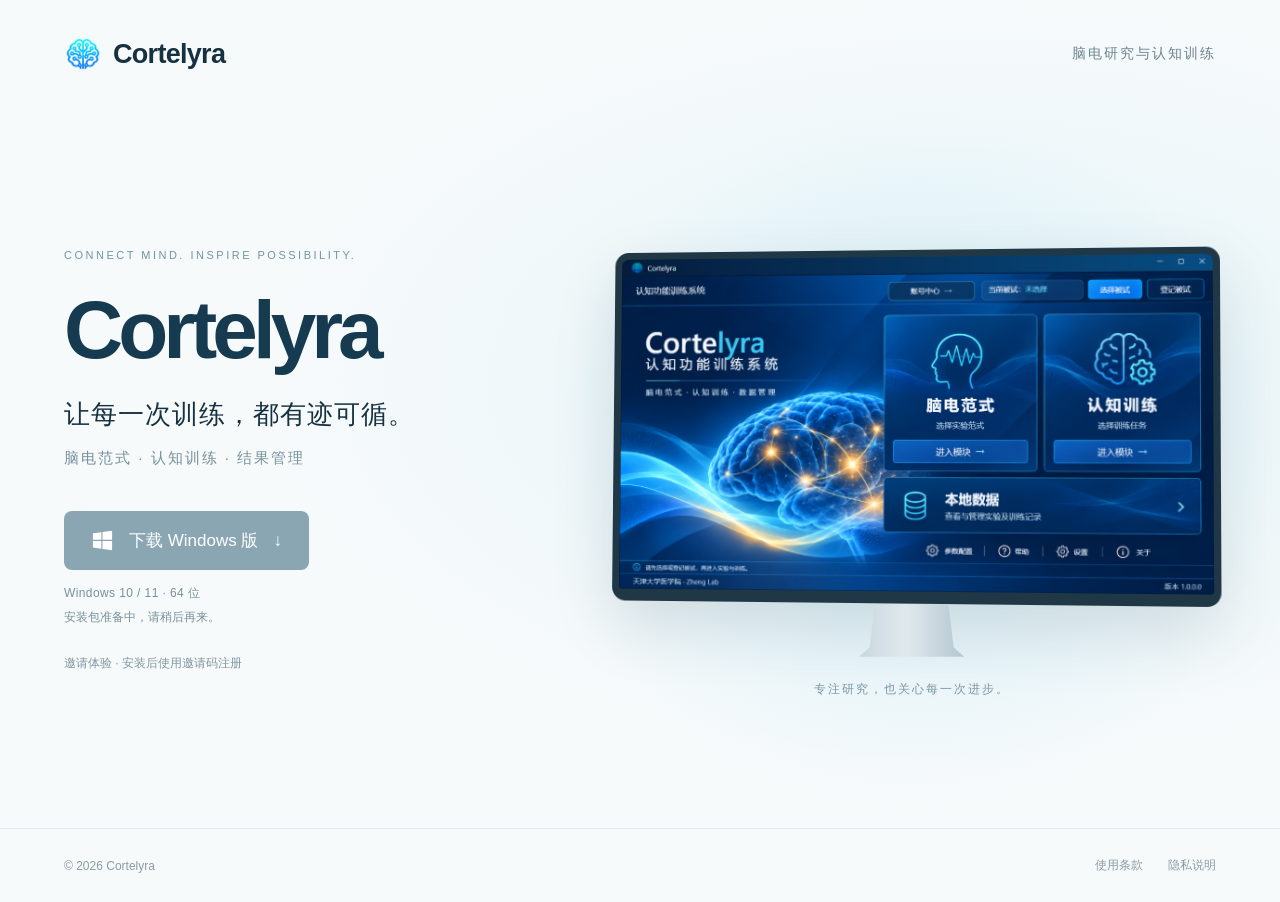
<file: index.html>
<!doctype html>
<html lang="zh-CN"><head><meta charset="utf-8"><meta name="viewport" content="width=device-width,initial-scale=1"><meta name="description" content="Cortelyra，面向脑电研究与认知训练的 Windows 平台。"><title>Cortelyra · Windows 版下载</title><link rel="icon" href="./assets/cortelyra-logo.png"><link rel="stylesheet" href="./download.css"><script src="./download-config.js" defer></script><script src="./download.js" defer></script></head>
<body id="download"><header class="site-header"><a class="brand" href="./" aria-label="Cortelyra 首页"><img src="./assets/cortelyra-logo.png" width="38" height="38" alt=""><span>Cortelyra</span></a><span class="header-note">脑电研究与认知训练</span></header>
<main><section class="download-hero" aria-labelledby="hero-title"><div class="hero-copy"><p class="eyebrow">CONNECT MIND. INSPIRE POSSIBILITY.</p><h1 id="hero-title">Cortelyra</h1><p class="tagline">让每一次训练，都有迹可循。</p><p class="intro">脑电范式 · 认知训练 · 结果管理</p><a id="download-button" class="download-button" href="#download" aria-disabled="true" download="Cortelyra-Setup.exe" aria-describedby="download-status"><svg viewBox="0 0 24 24" width="23" height="23" aria-hidden="true"><path fill="currentColor" d="M2 4.5 10.8 3.3v8H2zm10-1.4L22 1.7v9.6H12zM2 12.6h8.8v8L2 19.4zm10 0h10v9.7l-10-1.4z"/></svg><span>下载 Windows 版</span><span aria-hidden="true">↓</span></a><p class="system-note">Windows 10 / 11 · 64 位</p><p id="download-status" class="download-status" role="status">安装包准备中，请稍后再来。</p><p class="invitation-note">邀请体验 · 安装后使用邀请码注册</p></div>
<div class="product-preview"><div class="preview-glow" aria-hidden="true"></div><div class="desktop-frame"><img src="./assets/desktop-preview.png" width="1280" height="722" alt="Cortelyra 首页，可进入脑电范式、认知训练和本地数据模块" fetchpriority="high"></div><div class="desktop-stand" aria-hidden="true"></div><p class="preview-caption">专注研究，也关心每一次进步。</p></div></section></main>
<footer class="site-footer"><span>© <span id="year">2026</span> Cortelyra</span><nav aria-label="页脚"><a href="./privacy.html#terms">使用条款</a><a href="./privacy.html">隐私说明</a></nav></footer></body></html>
</file>
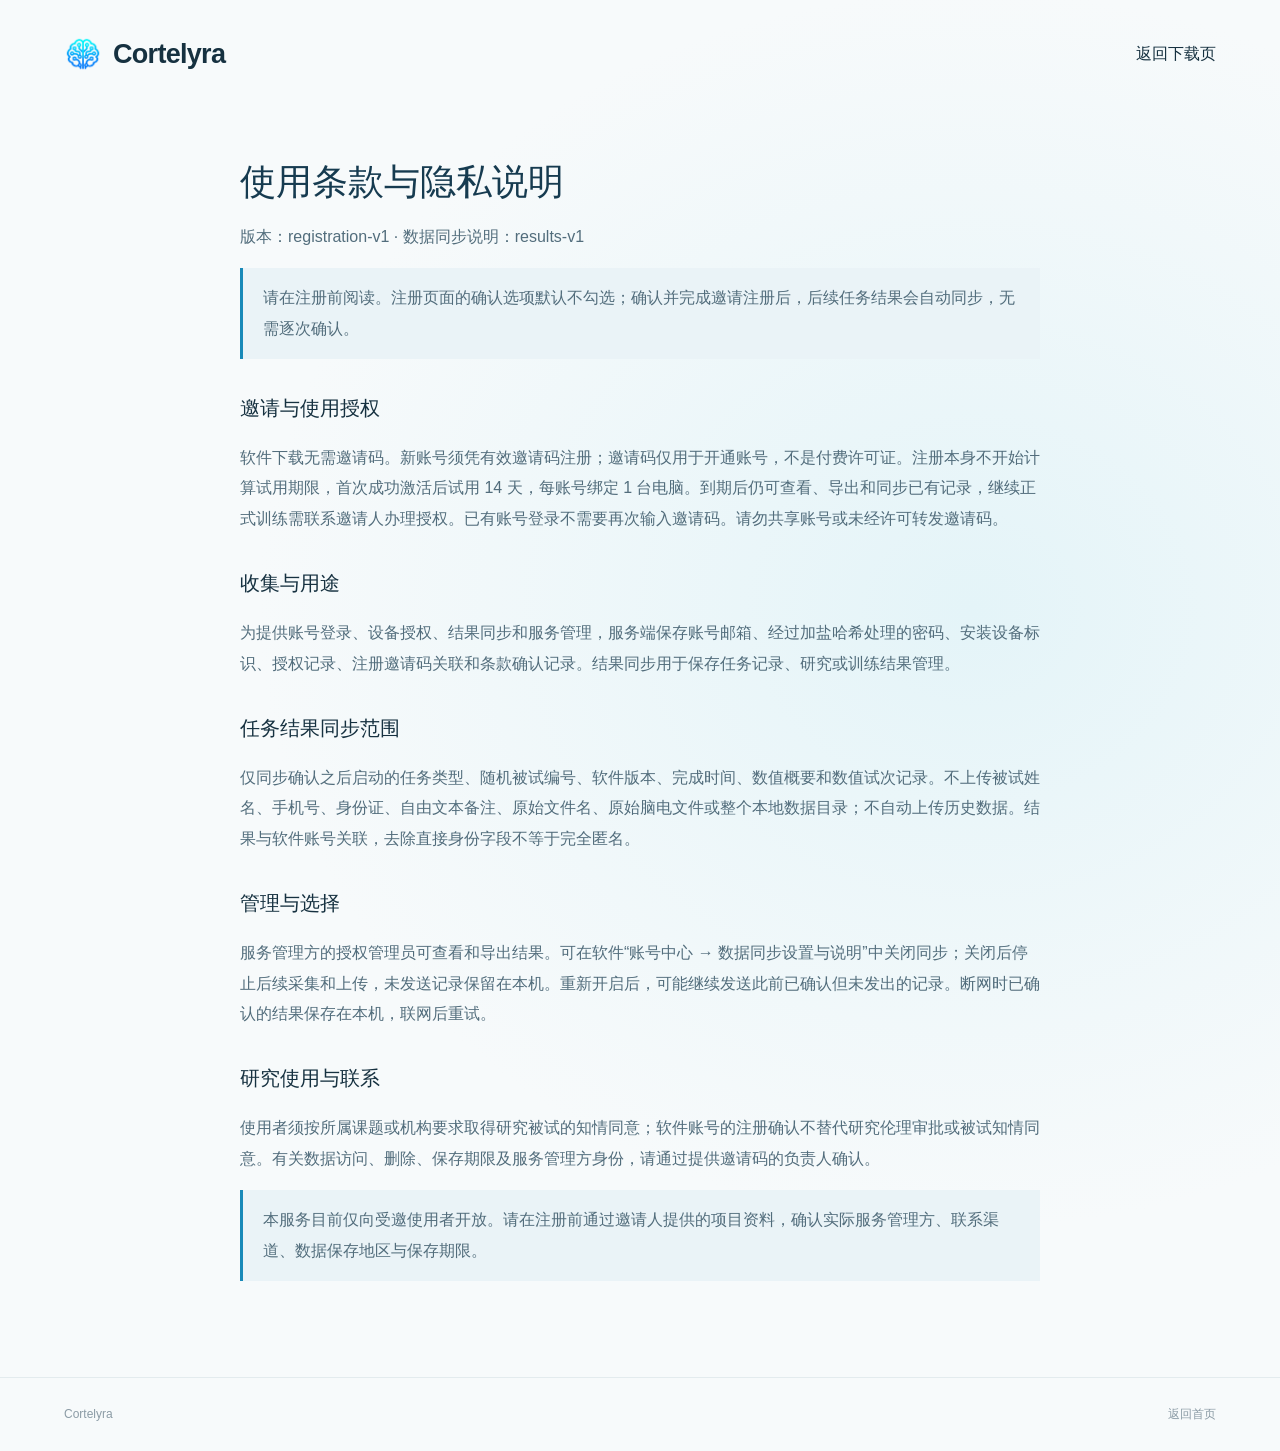
<file: privacy.html>
<!doctype html><html lang="zh-CN"><head><meta charset="utf-8"><meta name="viewport" content="width=device-width,initial-scale=1"><title>Cortelyra · 使用条款与隐私说明</title><link rel="stylesheet" href="./download.css"></head><body>
<header class="site-header"><a class="brand" href="./"><img src="./assets/cortelyra-logo.png" width="38" height="38" alt="">Cortelyra</a><a href="./">返回下载页</a></header>
<main class="policy"><h1>使用条款与隐私说明</h1><p>版本：registration-v1 · 数据同步说明：results-v1</p><p class="notice">请在注册前阅读。注册页面的确认选项默认不勾选；确认并完成邀请注册后，后续任务结果会自动同步，无需逐次确认。</p>
<h2 id="terms">邀请与使用授权</h2><p>软件下载无需邀请码。新账号须凭有效邀请码注册；邀请码仅用于开通账号，不是付费许可证。注册本身不开始计算试用期限，首次成功激活后试用 14 天，每账号绑定 1 台电脑。到期后仍可查看、导出和同步已有记录，继续正式训练需联系邀请人办理授权。已有账号登录不需要再次输入邀请码。请勿共享账号或未经许可转发邀请码。</p>
<h2>收集与用途</h2><p>为提供账号登录、设备授权、结果同步和服务管理，服务端保存账号邮箱、经过加盐哈希处理的密码、安装设备标识、授权记录、注册邀请码关联和条款确认记录。结果同步用于保存任务记录、研究或训练结果管理。</p>
<h2>任务结果同步范围</h2><p>仅同步确认之后启动的任务类型、随机被试编号、软件版本、完成时间、数值概要和数值试次记录。不上传被试姓名、手机号、身份证、自由文本备注、原始文件名、原始脑电文件或整个本地数据目录；不自动上传历史数据。结果与软件账号关联，去除直接身份字段不等于完全匿名。</p>
<h2>管理与选择</h2><p>服务管理方的授权管理员可查看和导出结果。可在软件“账号中心 → 数据同步设置与说明”中关闭同步；关闭后停止后续采集和上传，未发送记录保留在本机。重新开启后，可能继续发送此前已确认但未发出的记录。断网时已确认的结果保存在本机，联网后重试。</p>
<h2>研究使用与联系</h2><p>使用者须按所属课题或机构要求取得研究被试的知情同意；软件账号的注册确认不替代研究伦理审批或被试知情同意。有关数据访问、删除、保存期限及服务管理方身份，请通过提供邀请码的负责人确认。</p><p class="notice">本服务目前仅向受邀使用者开放。请在注册前通过邀请人提供的项目资料，确认实际服务管理方、联系渠道、数据保存地区与保存期限。</p>
</main><footer class="site-footer"><span>Cortelyra</span><a href="./">返回首页</a></footer></body></html>
</file>
<file: download.css>
@charset "UTF-8";
:root{font-family:"Segoe UI","Microsoft YaHei UI",sans-serif;color:#163140;background:#f7fafb;font-synthesis:none}*{box-sizing:border-box}body{margin:0;min-height:100vh;display:flex;flex-direction:column;background:radial-gradient(ellipse at 76% 42%,#e4f4f8 0,transparent 52%),#f7fafb}a{color:inherit;text-decoration:none}.site-header{width:min(1440px,100%);margin:auto;padding:35px 64px;display:flex;align-items:center;justify-content:space-between;gap:24px}.brand{display:inline-flex;align-items:center;gap:11px;font-size:27px;font-weight:600;letter-spacing:-.7px}.brand img{object-fit:contain}.header-note{font-size:14px;color:#6d8390;letter-spacing:2px}main{flex:1;width:100%;display:flex;align-items:center}.download-hero{width:min(1440px,100%);margin:0 auto;padding:70px 64px 100px;display:grid;grid-template-columns:.88fr 1.12fr;gap:65px;align-items:center;min-height:660px}.eyebrow{font-size:11px;letter-spacing:2.5px;color:#7195a6;margin:0 0 25px}h1{font-size:clamp(64px,6.4vw,96px);font-weight:600;letter-spacing:-5px;line-height:1.08;margin:0 0 23px;color:#163b50}.tagline{font-size:clamp(22px,2vw,28px);letter-spacing:1px;margin:0 0 17px;font-weight:400}.intro{font-size:15px;letter-spacing:2px;color:#78909c;margin:0 0 43px}.download-button{background:#117eb4;color:#fff;display:inline-flex;gap:15px;align-items:center;justify-content:center;border-radius:8px;min-width:245px;padding:18px 25px;font-size:17px;box-shadow:0 9px 24px #1688b71a;transition:background .15s,transform .15s}.download-button:hover{background:#096c9e;transform:translateY(-2px)}.download-button:focus-visible,a:focus-visible,button:focus-visible{outline:3px solid #30a6d7;outline-offset:5px}.download-button[aria-disabled=true]{background:#8aa6b3;box-shadow:none;cursor:default;transform:none}.system-note{font-size:12px;color:#78909c;margin:15px 0 0;letter-spacing:.4px}.download-status{font-size:12px;color:#78909c;margin:7px 0 0;min-height:20px}.invitation-note{font-size:12px;color:#8196a0;margin:26px 0 0}.product-preview{position:relative;padding-top:26px;isolation:isolate}.preview-glow{position:absolute;inset:-30% -15%;background:radial-gradient(ellipse,#b2e1f35e,transparent 65%);z-index:-1}.desktop-frame{position:relative;overflow:hidden;border:7px solid #203845;border-bottom-width:12px;border-radius:14px;background:#082543;box-shadow:0 25px 65px #15384622;transform:perspective(1400px) rotateY(-5deg) rotateX(2deg)}.desktop-frame img{display:block;width:100%;height:auto}.desktop-stand{width:105px;height:53px;background:linear-gradient(90deg,#c8d7de,#e0e9ed 45%,#b3c6d0);margin:0 auto;clip-path:polygon(15% 0,85% 0,90% 82%,100% 100%,0 100%,10% 82%)}.preview-caption{text-align:center;font-size:12px;letter-spacing:2px;color:#7a97a6;margin:24px 0 0}.site-footer{display:flex;justify-content:space-between;align-items:center;gap:24px;width:min(1440px,100%);margin:auto;padding:28px 64px;font-size:12px;color:#8b9ba5;border-top:1px solid #e3ebee}.site-footer nav{display:flex;gap:25px}.site-footer a:hover{color:#117eb4}.policy{max-width:860px;padding:35px 30px 80px;display:block;margin:auto;line-height:1.9}.policy h1{font-size:36px;letter-spacing:0;margin:20px 0}.policy h2{font-size:20px;margin:30px 0 10px}.policy p,.policy li{color:#526d7c}.policy a{color:#117eb4}.policy .notice{background:#eaf3f7;border-left:3px solid #1889b8;padding:15px 20px}.policy strong{color:#274b60}@media(min-width:1700px){.download-hero{min-height:760px}}@media(prefers-reduced-motion:reduce){.download-button{transition:none}.download-button:hover{transform:none}}@media(max-width:1050px){.site-header,.site-footer{padding:26px 32px}.download-hero{padding:60px 32px 75px;gap:30px}h1{font-size:70px}.eyebrow{font-size:9px;letter-spacing:1.6px}.tagline{font-size:22px}}@media(max-width:760px){.site-header{padding:24px}.brand{font-size:24px}.header-note{display:none}.download-hero{grid-template-columns:1fr;padding:42px 24px 60px;gap:36px;min-height:0;text-align:center}.eyebrow{font-size:9px}h1{font-size:68px;letter-spacing:-3px}.tagline{font-size:21px}.intro{font-size:13px;margin-bottom:30px}.invitation-note{margin-top:20px}.product-preview{max-width:560px;width:100%;margin:auto}.desktop-frame{transform:none;border-width:5px;border-bottom-width:9px}.desktop-stand{height:35px;width:80px}.site-footer{padding:22px 24px;font-size:11px;flex-wrap:wrap}.policy{padding:20px 24px 60px}.policy h1{font-size:30px}}

main{overflow:hidden}@media(min-width:761px){.download-hero{grid-template-columns:minmax(0,.88fr) minmax(0,1.12fr);min-height:calc(100svh - 180px);padding-top:45px;padding-bottom:60px}}
</file>
